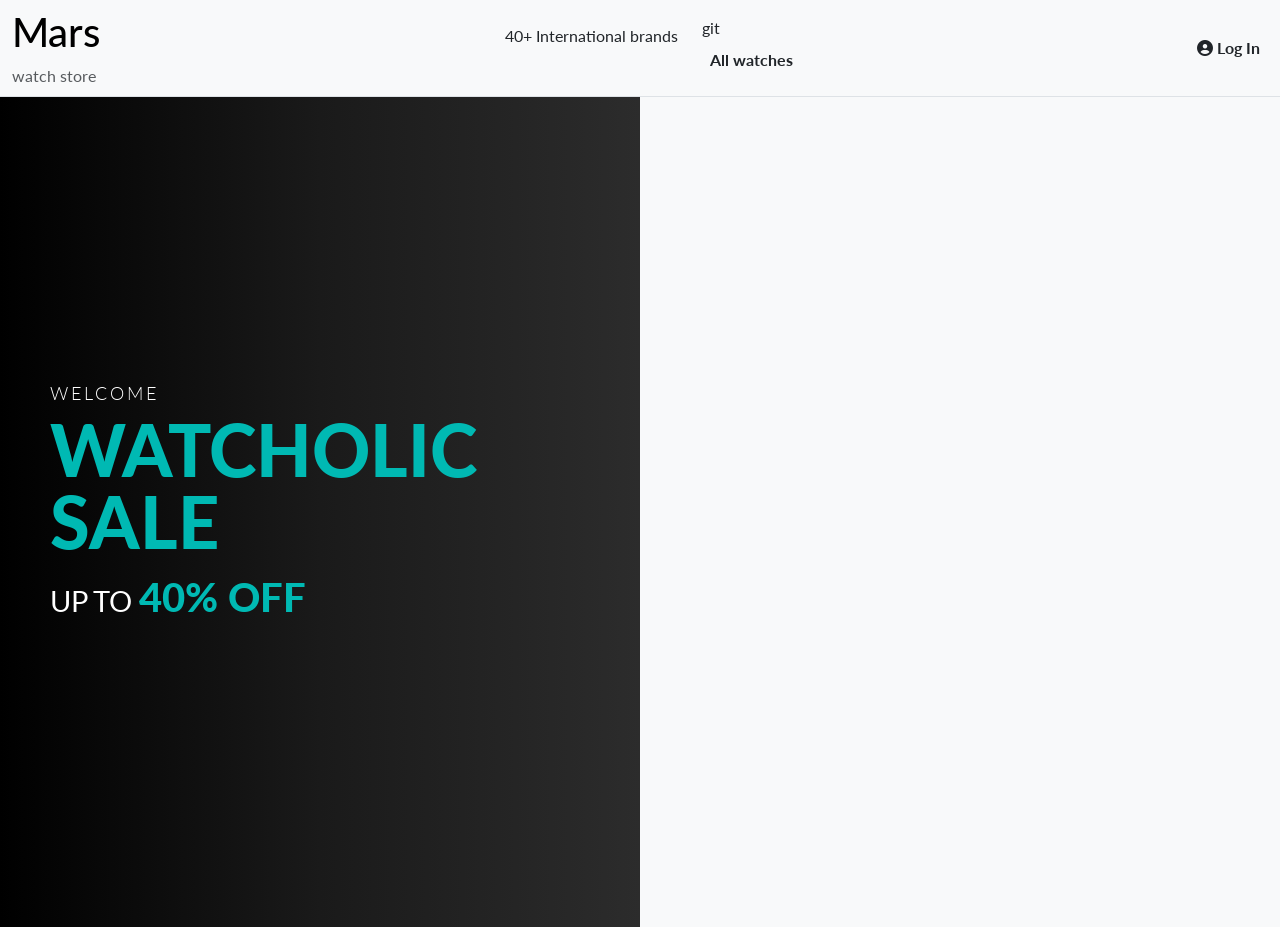
<file: public/index.html>
<!-- REMEMBER TO WORK ON YOUR BRANCH -->

<!doctype html>
<html lang="en">
  <head>
    <meta charset="utf-8">
    <meta name="viewport" content="width=device-width, initial-scale=1">
    <title>MARS watch store</title>
    <link href="https://cdn.jsdelivr.net/npm/bootstrap@5.3.8/dist/css/bootstrap.min.css" rel="stylesheet" integrity="sha384-sRIl4kxILFvY47J16cr9ZwB07vP4J8+LH7qKQnuqkuIAvNWLzeN8tE5YBujZqJLB" crossorigin="anonymous">
    <link rel="stylesheet" href="https://cdnjs.cloudflare.com/ajax/libs/font-awesome/6.5.1/css/all.min.css" integrity="..." crossorigin="anonymous" referrerpolicy="no-referrer" />
  </head>
  <body class="bg-light">


<!--NAVBAR-->

    <nav class="navbar navbar-expand-lg border-bottom bg-light">
      <div class="container-fluid">
        <a href="#"> 
          <h1 style="color: black"> Mars </h1>
          <span class="text-muted"  style="font-size: 1rem; margin-top: -5px;" > watch store </span>
        </a>
      
        <div class="collapse navbar-collapse" id="navbarNav">
            <ul class="navbar-nav mx-auto me-auto"> 
              <li class="nav-item me-3">
                    <a class="nav-link text-dark" href="#">40+ International brands</a>
                </li>
                <li class="nav-item">git 
                    <a class="nav-link text-dark fw-bold" href="login.html">All watches</a>
                </li>
            </ul>
        </div>

        <div class="d-flex align-items-center ms-auto">
          <a href="login.html" class="nav-link text-dark me-2">
            <i class="fa-solid fa-circle-user"></i>
            <span class="fw-bold">Log In</span>
          </a>

            
       </div>

<!--


        <div class="d-flex align-items-center ms-auto me-5">
            

            <a href="/dashboard.html" class="nav-link text-light">
                <i class="fa-solid fa-bag-shopping" style="font-size: 1.2rem;"></i>
            </a>
        </div>
--> 
      </div>
    </nav>

    <div class="container-fluid d-flex p-0" style="height: calc(100vh - 70px);">

    <div class="left-side d-flex align-items-center  text-white">
        <div class="promo-text">
            <p class="welcome">WELCOME</p>
            <h1 class="sale-title">WATCHOLIC <br> SALE</h1>
            <p class="discount">UP TO <span class="highlight">40% OFF</span></p>
        </div>
        </div>
    

    <div class="right-side">
    </div>

  </div>
    

    <link rel="stylesheet" href="./css/style.css">
    <script src="https://cdn.jsdelivr.net/npm/bootstrap@5.3.8/dist/js/bootstrap.bundle.min.js" integrity="sha384-FKyoEForCGlyvwx9Hj09JcYn3nv7wiPVlz7YYwJrWVcXK/BmnVDxM+D2scQbITxI" crossorigin="anonymous"></script>
  </body>
</html>
</file>
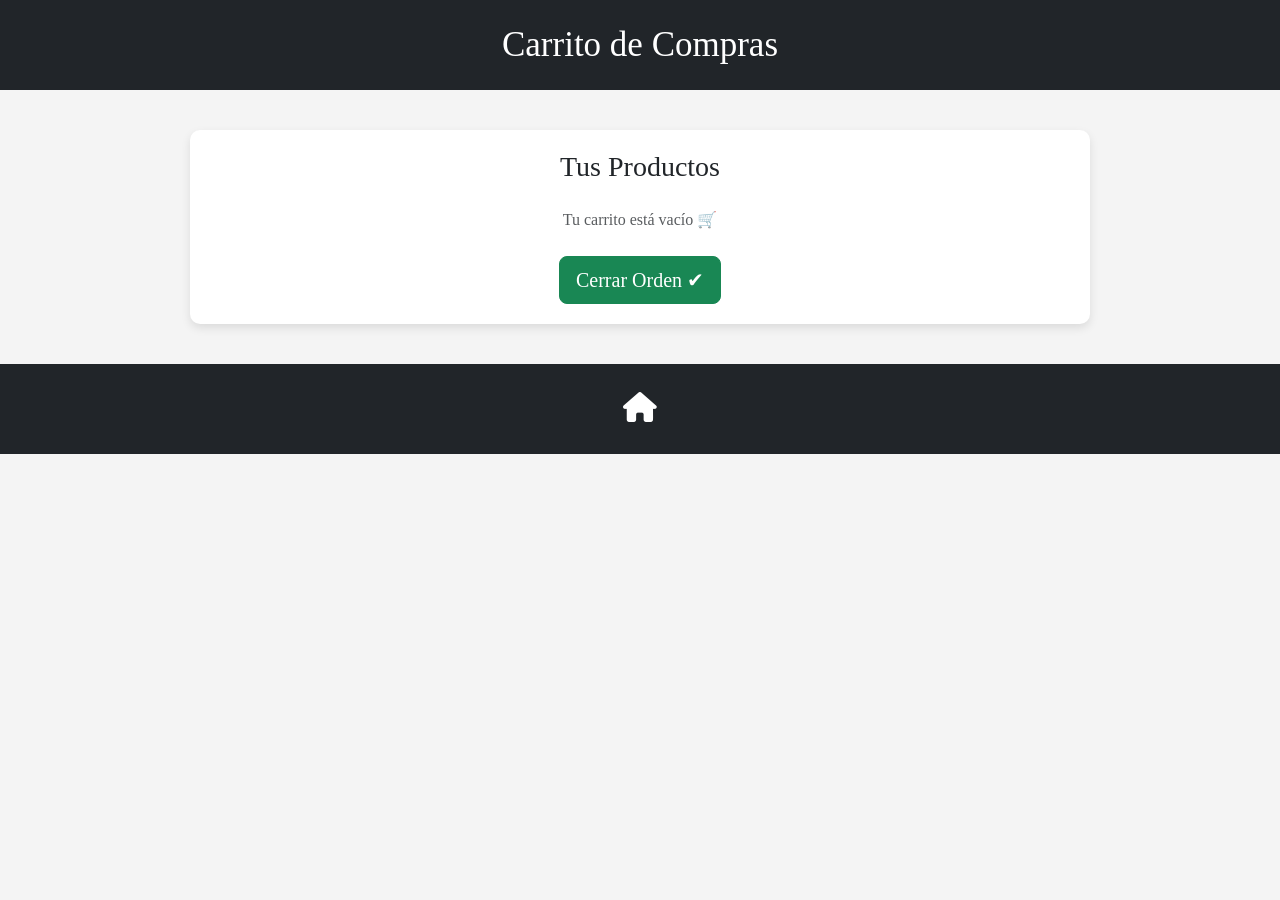
<file: public/cart.html>
<!doctype html>
<html lang="en">
  <head>
    <meta charset="utf-8">
    <meta name="viewport" content="width=device-width, initial-scale=1">
    <title>Carrito 🛒</title>

    <link href="https://cdn.jsdelivr.net/npm/bootstrap@5.3.8/dist/css/bootstrap.min.css" rel="stylesheet">

    <link rel="stylesheet" href="https://cdnjs.cloudflare.com/ajax/libs/font-awesome/6.5.1/css/all.min.css">

    <style>
      .navbar {
        height: 90px;
        background-color: #212529 !important;
      }

      body {
        background-color: #f4f4f4;
        margin: 0;
        padding: 0;
        font-family: serif;
      }

      .cart-container {
        max-width: 900px;
        margin: 40px auto;
        background: white;
        border-radius: 10px;
        padding: 20px;
        box-shadow: 0 4px 10px rgba(0,0,0,0.1);
      }

      .cart-item {
        display: flex;
        align-items: center;
        justify-content: space-between;
        padding: 15px;
        border-bottom: 1px solid #ddd;
      }

      .cart-item img {
        width: 80px;
        height: 80px;
        object-fit: contain;
        margin-right: 20px;
      }

      .qty-btn {
        width: 30px;
        height: 30px;
        border: none;
        background: #212529;
        color: white;
        border-radius: 5px;
      }

      .delete-btn {
        border: none;
        background: #d9534f;
        color: white;
        padding: 6px 10px;
        border-radius: 5px;
      }
    </style>
  </head>

  <body>

    <!-- NAV superior -->
    <nav class="navbar d-flex justify-content-center align-items-center">
      <span style="color: white; font-size: 35px;">Carrito de Compras</span>
    </nav>

    <!-- Contenedor -->
    <div class="cart-container">
      <h3 class="text-center mb-4">Tus Productos</h3>
      <div id="cart-list"></div>

      <div class="text-center mt-4">
        <button id="cerrarOrden" class="btn btn-success btn-lg">
          Cerrar Orden ✔
        </button>
      </div>
    </div>

    <!-- NAV inferior -->
    <nav class="navbar bg-dark justify-content-center align-items-center mt-4">
      <a href="products.html">
        <i class="fas fa-home" style="color: white; font-size: 30px;"></i>
      </a>
    </nav>

    <script src="./js/cart.js"></script>

  </body>
</html>
</file>
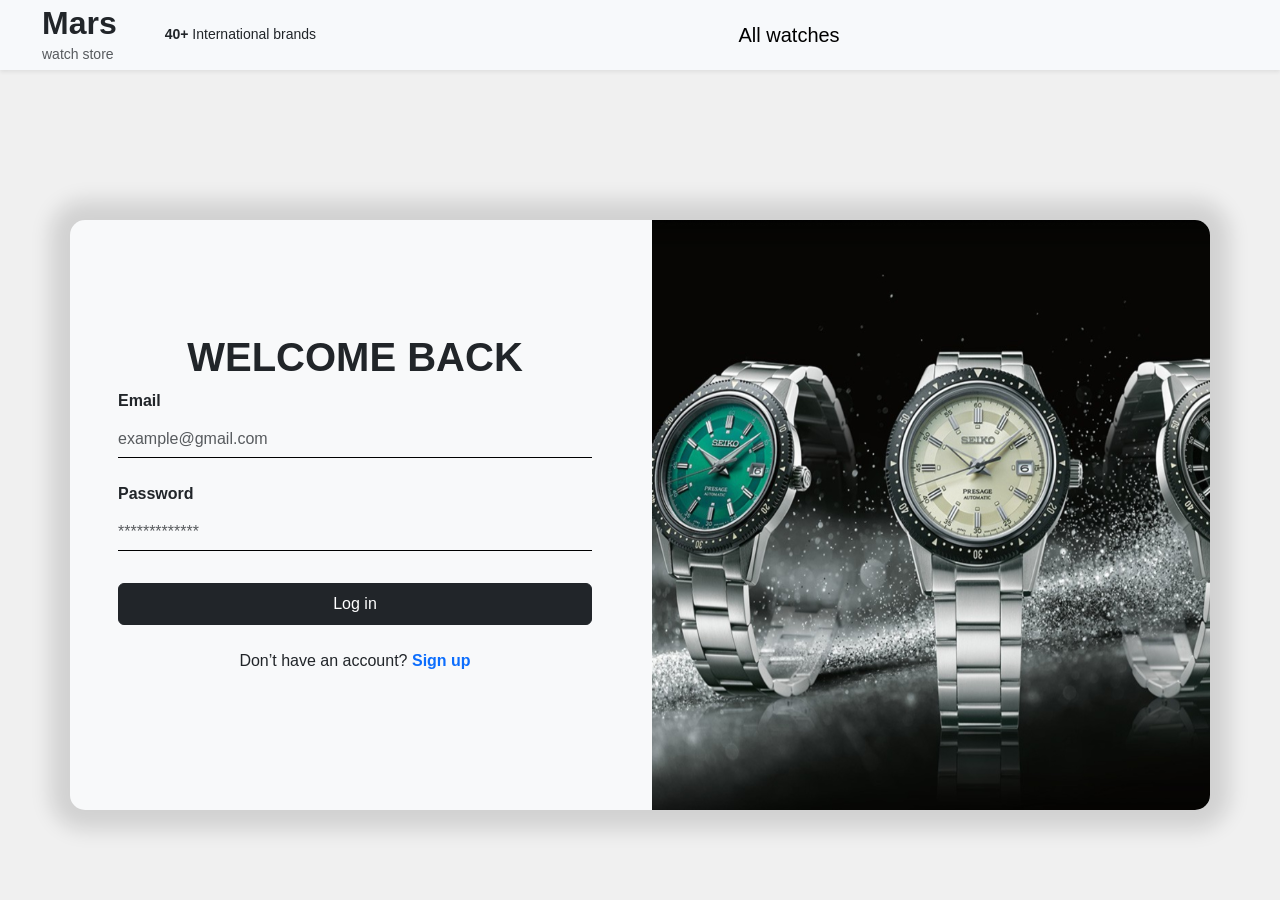
<file: public/orders.html>
<!doctype html>
<html lang="en">
  <head>
    <meta charset="utf-8">
    <meta name="viewport" content="width=device-width, initial-scale=1">
    <title>Órdenes 📦</title>

    <link href="https://cdn.jsdelivr.net/npm/bootstrap@5.3.8/dist/css/bootstrap.min.css" rel="stylesheet">
    <link rel="stylesheet" href="https://cdnjs.cloudflare.com/ajax/libs/font-awesome/6.5.1/css/all.min.css">
    <link rel="stylesheet" href="https://cdn.jsdelivr.net/npm/bootstrap-icons@1.11.1/font/bootstrap-icons.css">

    <style>
  @import url('https://fonts.googleapis.com/css2?family=Lato:ital,wght@0,100;0,300;0,400;0,700;0,900;1,100;1,300;1,400;1,700;1,900&display=swap');

          * {
      margin: 0;
      padding: 0;
      box-sizing: border-box;
      font-family: "Lato", sans-serif;
    }
      .navbar {
        height: 90px;
        background-color: #212529 !important;
      }
.product-img {
    width: 50px;        /* Tamaño pequeño */
    height: 50px;       /* Cuadrada */
    object-fit: cover;  /* Recorta para mantener forma */
    border-radius: 8px; /* Opcional: bordes redondeados */
    margin-right: 10px; /* Separación del texto */
}
      body {
        background-color: #f4f4f4;
        font-family: serif;
      }

      .orders-container {
        max-width: 900px;
        margin: 40px auto;
        background: white;
        padding: 20px;
        border-radius: 10px;
        box-shadow: 0 4px 10px rgba(0,0,0,0.1);
      }

      .order-card {
        border-bottom: 1px solid #ddd;
        padding: 15px;
        cursor: pointer;
      }

      /* LISTA INTERNA DEL MODAL */
      .modal-product-list {
        max-height: 250px;
        overflow-y: auto;
        border: 1px solid #ddd;
        padding: 10px;
        border-radius: 10px;
      }

      .product-item {
        display: flex;
        justify-content: space-between;
        padding: 10px;
        border-bottom: 1px solid #eee;
      }

      .rate-btn {
        background: #212529;
        color: white;
        border: none;
        padding: 5px 10px;
        border-radius: 5px;
      }

      #rating-stars .star {
  font-size: 1.8rem;
  cursor: pointer;
  color: #ccc;
}

#rating-stars .star.selected,
#rating-stars .star:hover,
#rating-stars .star:hover ~ .star {
  color: #f7cd2e; /* color de estrella amarilla */
}
    </style>
  </head>

  <body>

    <!-- NAV -->
    <nav class="navbar d-flex justify-content-center align-items-center">
      <span style="color:white; font-size:35px;">Tus Órdenes</span>
      
    </nav>

    <!-- LISTA DE ÓRDENES -->
    <div class="orders-container">
      <h3 class="text-center mb-4">Historial</h3>
      <div id="orders-list">

        <!-- ELEMENTO PLANTILLA -->
        <div class="order-card">
          <div class="d-flex justify-content-between align-items-center">
            <div>
              <h5>Orden #00001</h5>
              <p class="text-muted">Fecha: 2025-11-30</p>
            </div>
            <span class="fw-bold text-success">$999</span>
          </div>
        </div>

      </div>
    </div>

    <!-- MODAL DETALLE ORDEN -->
    <div class="modal fade" id="modalDetalleOrden" tabindex="-1">
      <div class="modal-dialog modal-dialog-centered modal-lg">
        <div class="modal-content">

          <div class="modal-header bg-dark text-white">
            <h5 class="modal-title">Detalle de Orden</h5>
            <button class="btn-close btn-close-white" data-bs-dismiss="modal"></button>
          </div>

          <div class="modal-body">

            <div id="detalle-info">
              <h5>Orden #00001</h5>
              <p>Fecha: 2025-11-30</p>
            </div>

            <h6 class="mt-4">Productos</h6>

            <!-- LISTA CON SCROLL -->
            <div id="detalle-productos" class="modal-product-list">

              <!-- PLANTILLA DE PRODUCTO -->
              <div class="product-item">
                <span>Reloj Deportivo</span>
                <button class="rate-btn" onclick="abrirModalResena(1)">Reseñar</button>
              </div>

            </div>
          </div>

        </div>
      </div>
    </div>

    <!-- MODAL RESEÑA -->
    <div class="modal fade" id="modalResena" tabindex="-1">
  <div class="modal-dialog modal-dialog-centered">
    <div class="modal-content">

      <div class="modal-header bg-dark text-white">
        <h5 class="modal-title">Reseñar Producto</h5>
        <button class="btn-close btn-close-white" data-bs-dismiss="modal"></button>
      </div>

      <div class="modal-body">

        <h6 id="nombre-producto-resena">Producto X</h6>

        <!-- ⭐ Rating -->
        <div id="rating-stars" class="mb-3 d-flex gap-2">
          <i class="star bi bi-star" data-value="1"></i>
          <i class="star bi bi-star" data-value="2"></i>
          <i class="star bi bi-star" data-value="3"></i>
          <i class="star bi bi-star" data-value="4"></i>
          <i class="star bi bi-star" data-value="5"></i>
        </div>

        <textarea id="textoResena" class="form-control" rows="4" placeholder="Escribe tu reseña..."></textarea>

        <button id="btnEnviarResena" class="btn btn-success w-100 mt-3">
          Enviar Reseña
        </button>

      </div>

    </div>
  </div>
</div>

    <!-- FOOTER NAV -->
    <nav class="navbar bg-dark justify-content-center align-items-center mt-4">
      <a href="products.html">
        <i class="fas fa-home" style="color: white; font-size: 30px;"></i>
      </a>
    
    </nav>

    <script src="https://cdn.jsdelivr.net/npm/bootstrap@5.3.8/dist/js/bootstrap.bundle.min.js"></script>
    <script src="./js/orders.js"></script>

  </body>
</html>
</file>
<file: public/css/style.css>
@import url('https://fonts.googleapis.com/css2?family=Lato:ital,wght@0,100;0,300;0,400;0,700;0,900;1,100;1,300;1,400;1,700;1,900&display=swap');

* {
  margin: 0;
  padding: 0;
  box-sizing: border-box;
  font-family: "Lato", sans-serif;
}

a
{
    text-decoration: none;
}


.left-side {
    width: 50%;
    background: linear-gradient(to right, #000, #1a1a1a, #2c2c2c);
    position: relative;
    padding: 50px;
}

.right-side {
    width: 50%;
    height: 100%;
    background-image: url('https://relojesmaestrodeltiempo.com.mx/wp-content/uploads/2025/06/el-primer-plano-de-la-mano-en-guantes-del-vendedor-muestra-el-reloj-exclusivo-para-hombres-de-la-nueva-coleccion-en-la-joyeria-de-lujo-scaled-1707x1707.jpg'); 
    background-size: cover;  
    background-position: center;  
}

.promo-text .welcome {
    font-size: 1.1rem;
    letter-spacing: 3px;
    margin-bottom: 5px;
    text-transform: uppercase;
    font-weight: 300;
}

.promo-text .sale-title {
    font-size: 4.5rem; 
    font-weight: 900;
    line-height: 1; 
    margin-bottom: 10px;
    color: #00b9b3; 
}

.promo-text .discount {
    font-size: 1.8rem;
    font-weight: 400;
}

.promo-text .highlight {
    font-size: 2.5rem; 
    font-weight: 900;
    color: #00b9b3; 
}


/* header styles */
.header-custom {
    height: 70px;
    background: #F7F9FB;
    padding: 0px 30px;
    box-shadow: 0px 1px 10px rgba(0, 0, 0, 0.16);
    position: relative; 
}


.menu-links .nav-link {
    color: #000;
    font-size: 14px;
}

.menu-links .nav-link:hover {
    color: #00b9b3;
}

.iconos i {
    cursor: pointer;
}

.iconos i:hover {
    color: #00b9b3;
}




/* Center content vertically and horizontally on the page */
.page-center {
  min-height: 100vh;
  display: flex;
  align-items: center;
  justify-content: center;
}

/* form & image login */
.custom-container {
  background: #f8f9fa;
  border-radius: 15px;
  box-shadow: 0 0 20px 20px rgba(0, 0, 0, 0.126);
}

.image-section {
  border-radius: 0 15px 15px 0;
  overflow: hidden;
}

.form-section {
  padding: 3rem;
}

  .input-line {
  border: none;
  border-bottom: 1px solid #000;
  border-radius: 0;
  padding-left: 0;
  background: #f8f9fa;
}

.input-line:focus {
  box-shadow: none;
  border-bottom: 2px solid #000;
    background: #f8f9fa;

}
</file>
